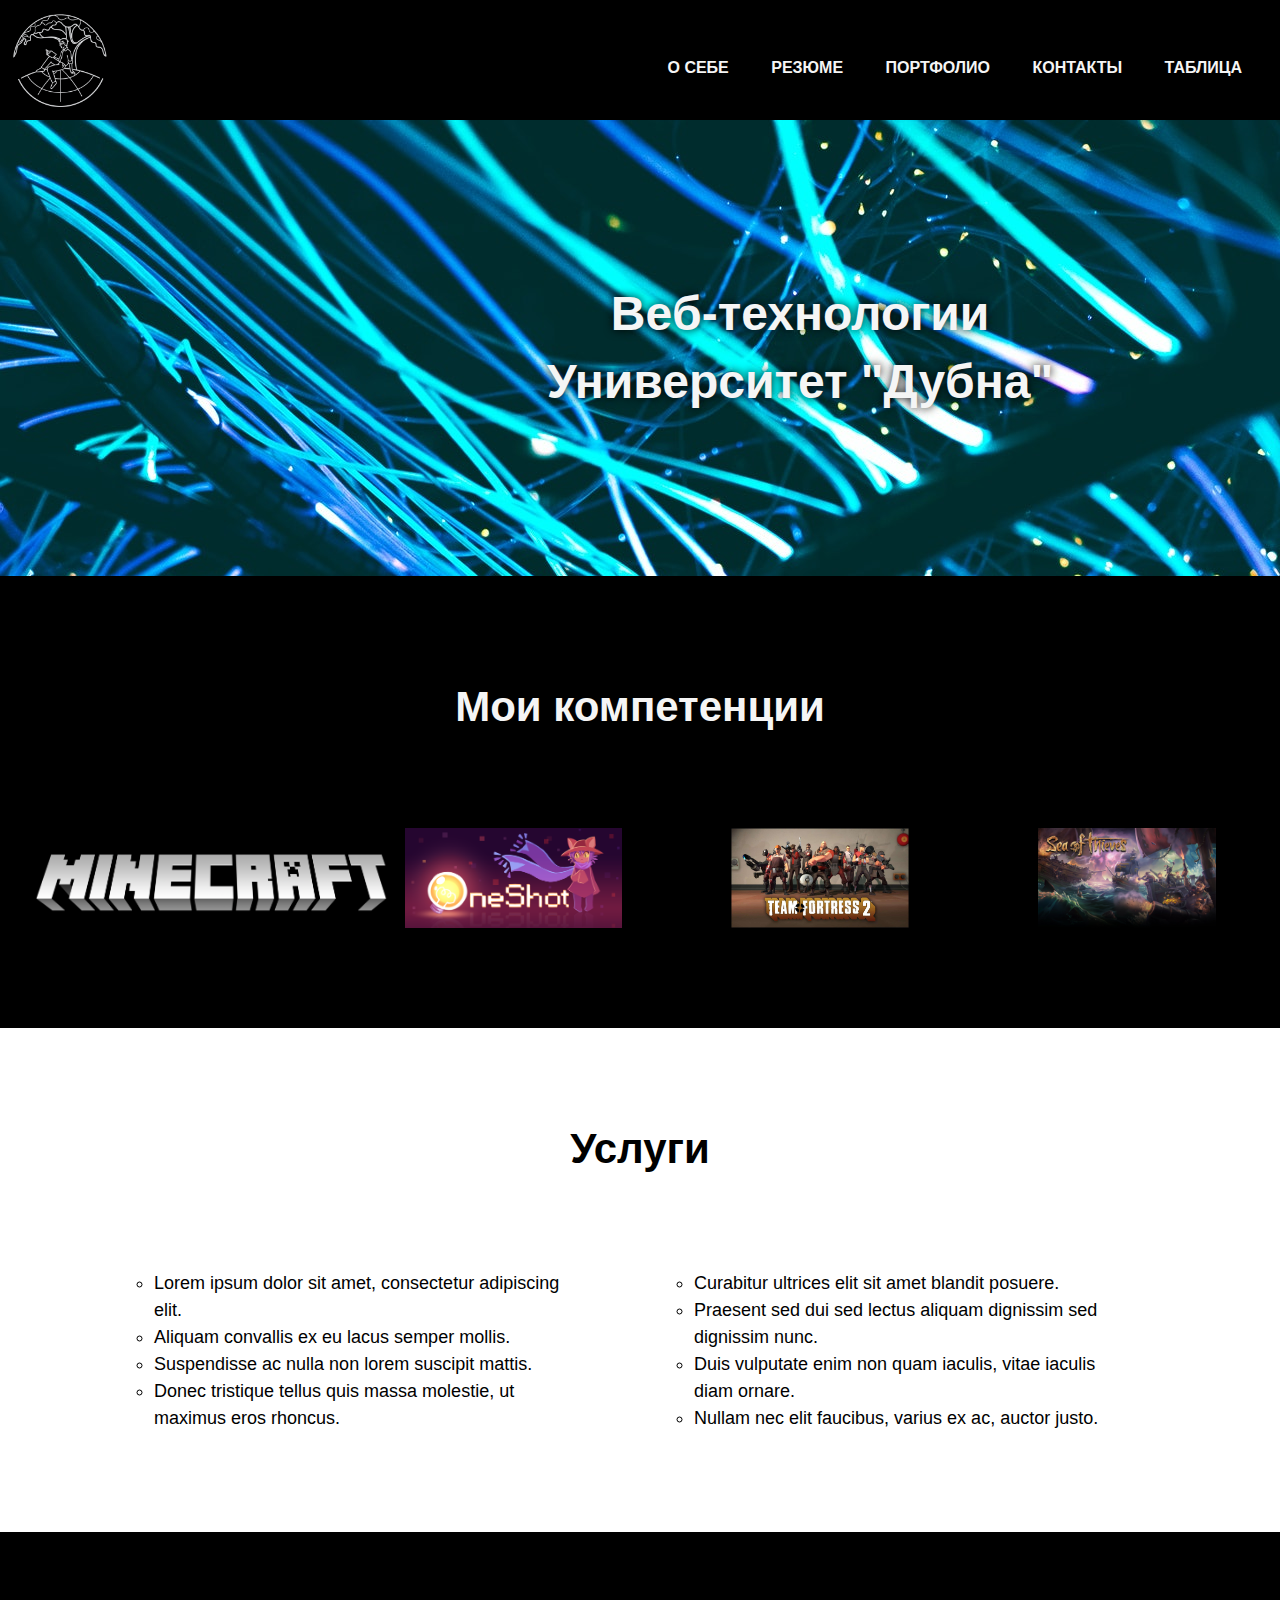
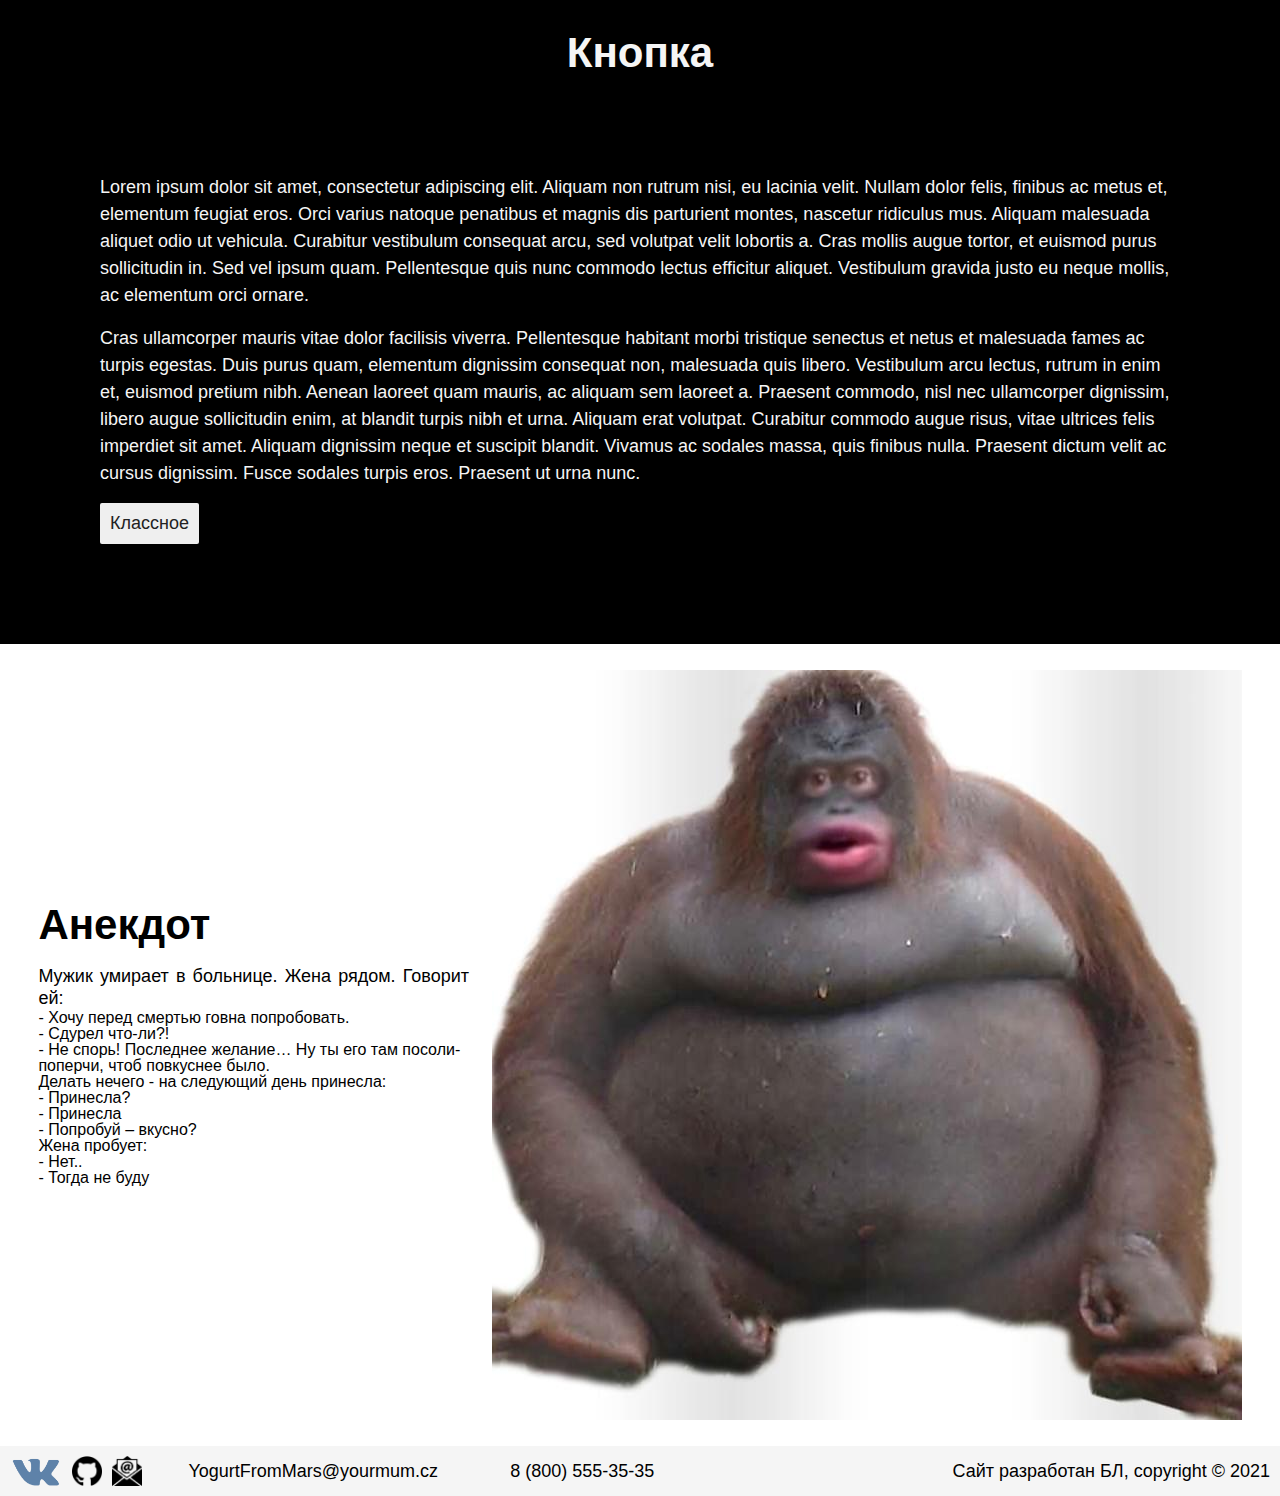
<file: 1st page/index.html>
<!DOCTYPE html>
<html lang="en">
<head>
    <meta charset="UTF-8">
    <meta name="viewport" content="width=device-width, initial-scale=1.0">
    <link rel="stylesheet" href="style/style.css"> 
    <title>Персональный сайт</title>
</head>
<body>
    <header class="header__background">
        <div class="header__inner">
            <div class="header__logo"><img src="img/headerlogowhite.png" width="100" alt="logotype"></div>
            
            <nav class="nav">
                <a class="nav__item" href="pages/about.html">О себе</a></li>
                <a class="nav__item" href="pages/summary.html">Резюме</a></li>
                <a class="nav__item" href="pages/portfolio.html">Портфолио</a></li>
                <a class="nav__item" href="pages/contacts.html">Контакты</a></li>
                <a class="nav__item" href="pages/table.html">Таблица</a></li>
            </nav>
        </div>
    </header>

    <div class="intro">
         <p class="intro-title">Вeб-технологии</p>
         <p class="intro-title">Университет "Дубна"</p>
    </div>

    


    <div class="competencies">
        <p class="title">Мои компетенции</p>
        <div class="competencies__list">
            <div class="competencies__item">
                <img class="competencies__img" src="img/компетенции/Minecraft.png" alt="Minecraft">
                
            </div>
            <div class="competencies__item">
                <img class="competencies__img" src="img/компетенции/OneShot.png" alt="OneShot">
                
            </div>
            <div class="competencies__item">
                <img class="competencies__img" src="img/компетенции/teamfort.jpg" alt="Team Fortress 2">
                
            </div>
            <div class="competencies__item">
                <img class="competencies__img" src="img/компетенции/Sot.jpg" alt="Sea Of Thieves">
                
            </div>
        </div>
    </div>

    <div class="services">
        <p class="title">Услуги</p>
        <div class="services__list">
            <ul class="services__column">
                <li>Lorem ipsum dolor sit amet, consectetur adipiscing elit.</li>
                <li>Aliquam convallis ex eu lacus semper mollis.</li>
                <li>Suspendisse ac nulla non lorem suscipit mattis.</li>
                <li>Donec tristique tellus quis massa molestie, ut maximus eros rhoncus.</li>
            </ul>
            <ul class="services__column">
                <li>Curabitur ultrices elit sit amet blandit posuere.</li>
                <li>Praesent sed dui sed lectus aliquam dignissim sed dignissim nunc.</li>
                <li>Duis vulputate enim non quam iaculis, vitae iaculis diam ornare.</li>
                <li>Nullam nec elit faucibus, varius ex ac, auctor justo.</li>
            </ul>
        </div>
    </div>

    <div class="additional">
        <p class="title">Кнопка</p>

        <p class="additional__text">Lorem ipsum dolor sit amet, consectetur adipiscing elit. 
            Aliquam non rutrum nisi, eu lacinia velit. Nullam dolor felis, finibus ac metus et, 
            elementum feugiat eros. Orci varius natoque penatibus et magnis dis parturient montes, nascetur ridiculus mus. 
            Aliquam malesuada aliquet odio ut vehicula. Curabitur vestibulum consequat arcu, sed volutpat velit lobortis a. 
            Cras mollis augue tortor, et euismod purus sollicitudin in. Sed vel ipsum quam. Pellentesque quis nunc commodo 
            lectus efficitur aliquet. Vestibulum gravida justo eu neque mollis, ac elementum orci ornare.
        </p>
        <p class="additional__text">Cras ullamcorper mauris vitae dolor facilisis viverra. Pellentesque habitant morbi tristique senectus et netus 
            et malesuada fames ac turpis egestas. Duis purus quam, elementum dignissim consequat non, malesuada quis libero. 
            Vestibulum arcu lectus, rutrum in enim et, euismod pretium nibh. Aenean laoreet quam mauris, ac aliquam sem laoreet a. 
            Praesent commodo, nisl nec ullamcorper dignissim, libero augue sollicitudin enim, at blandit turpis nibh et urna. 
            Aliquam erat volutpat. Curabitur commodo augue risus, vitae ultrices felis imperdiet sit amet. Aliquam dignissim neque 
            et suscipit blandit. Vivamus ac sodales massa, quis finibus nulla. Praesent dictum velit ac cursus dignissim. 
            Fusce sodales turpis eros. Praesent ut urna nunc.
        </p>

        <button class="btn">Классное</button>

    </div>

    <div class="jokes">
            <div>
                <p class="prosto-header">Анекдот</p>
                <p class="prosto-text">Мужик умирает в больнице. Жена рядом. Говорит ей:
                    <p>- Хочу перед смертью говна попробовать.</p>
                    <p>- Сдурел что-ли?!</p>
                    <p>- Не спорь! Последнее желание… Ну ты его там посоли-поперчи, чтоб повкуснее было.</p>
                    <p>Делать нечего - на следующий день принесла:</p>
                    <p>- Принесла?</p>
                    <p>- Принесла</p>
                    <p>- Попробуй – вкусно?</p>
                    <p>Жена пробует:</p>
                    <p>- Нет..</p>
                    <p>- Тогда не буду</p>
                </p>    
            </div>
            <div class="jokes__img"><img src="img/OHOOOOOH.jpg" alt="joke"></div>
    </div>
    
    <footer>
        <div class="footer_left">
            <a class="footer__img" href="https://vk.com/yogurtfrommars"><img src="img/vkontakte_PNG27.png" height="30"  alt="vk"></a>
            <a class="footer__img" href="https://github.com/YogurtFromMars/YogurtFromMars.github.io"><img src="img/github-logo.png" height="30"  alt="GitHub"></a>
            <a class="footer__img" href="lobiryukov@gmail.com"><img src="img/email-logo.png" height="30" alt="email"></a>
            <p style="margin: 0 2em;">YogurtFromMars@yourmum.cz</p>
            <p style="margin: 0 2em;">8 (800) 555-35-35</p>
        </div>
        <p>Сайт разработан БЛ, copyright © 2021</p>
    </footer>
</body>
</html>
</file>
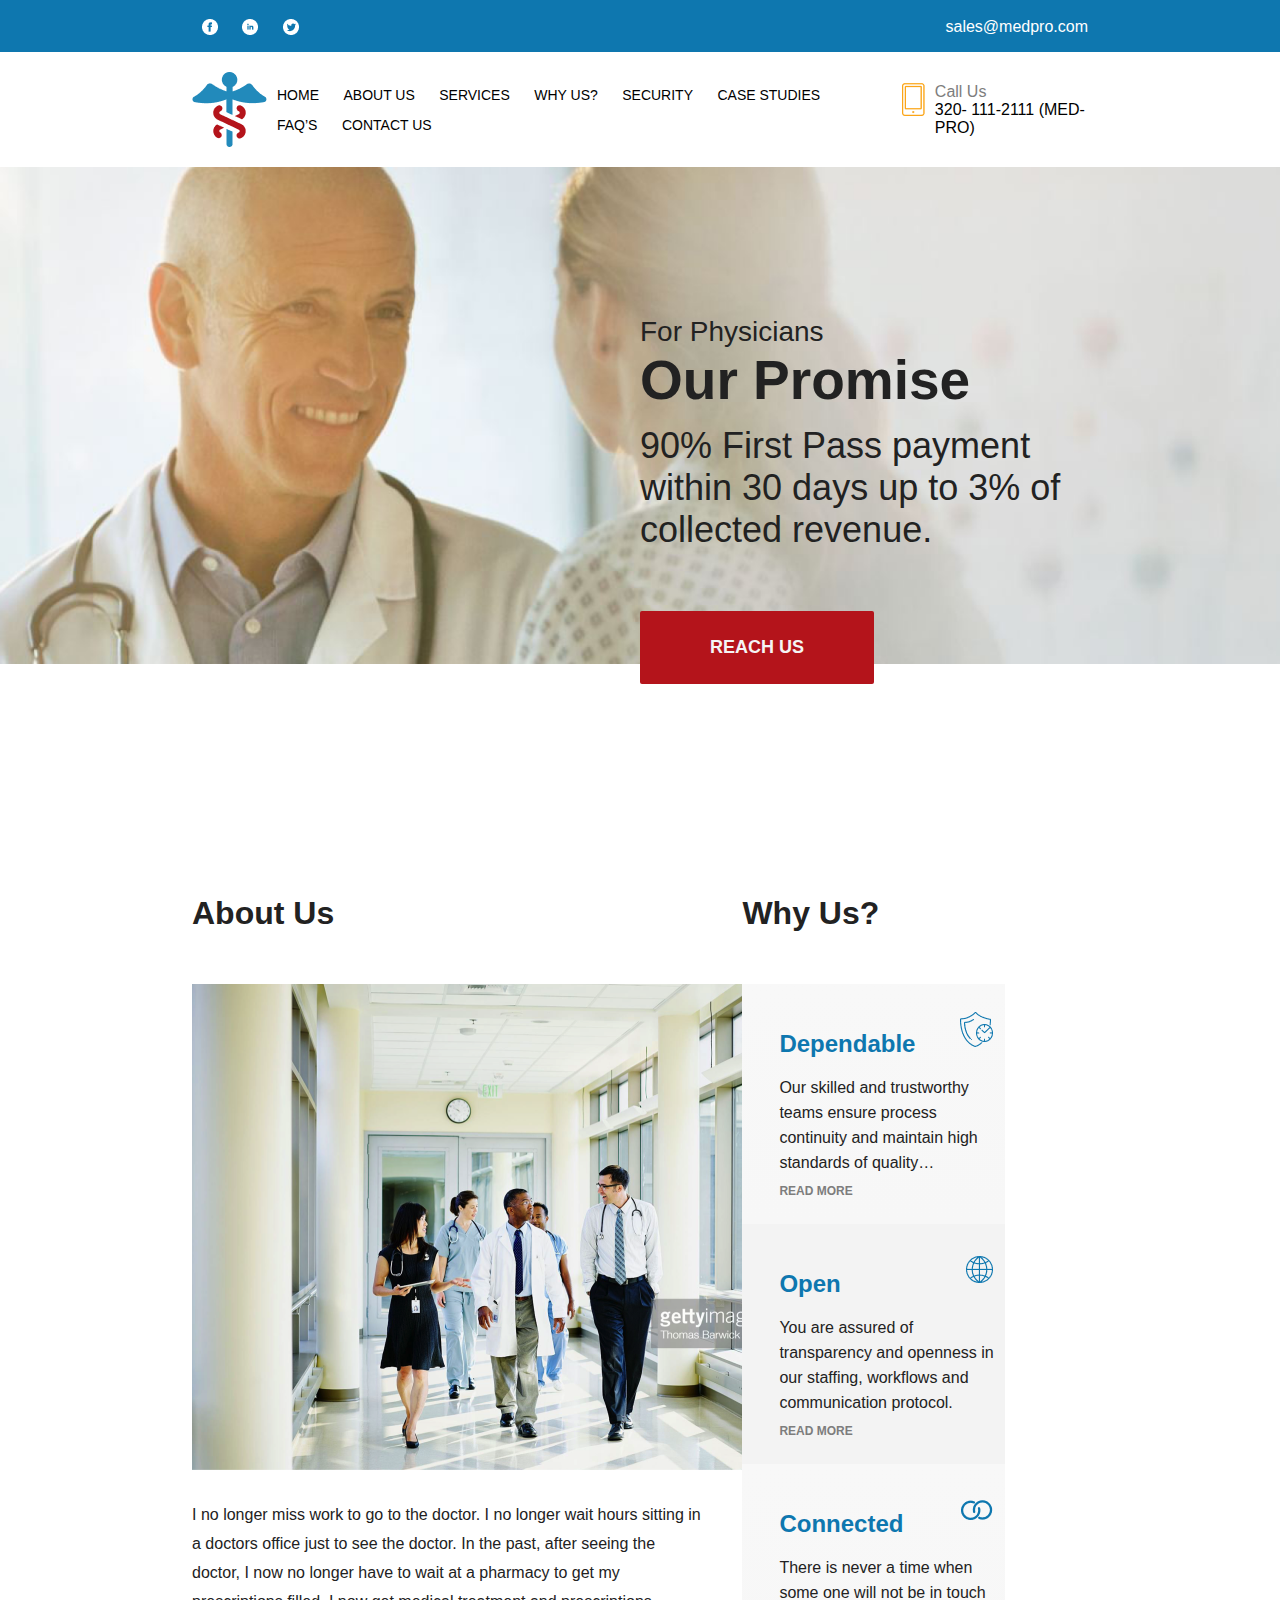
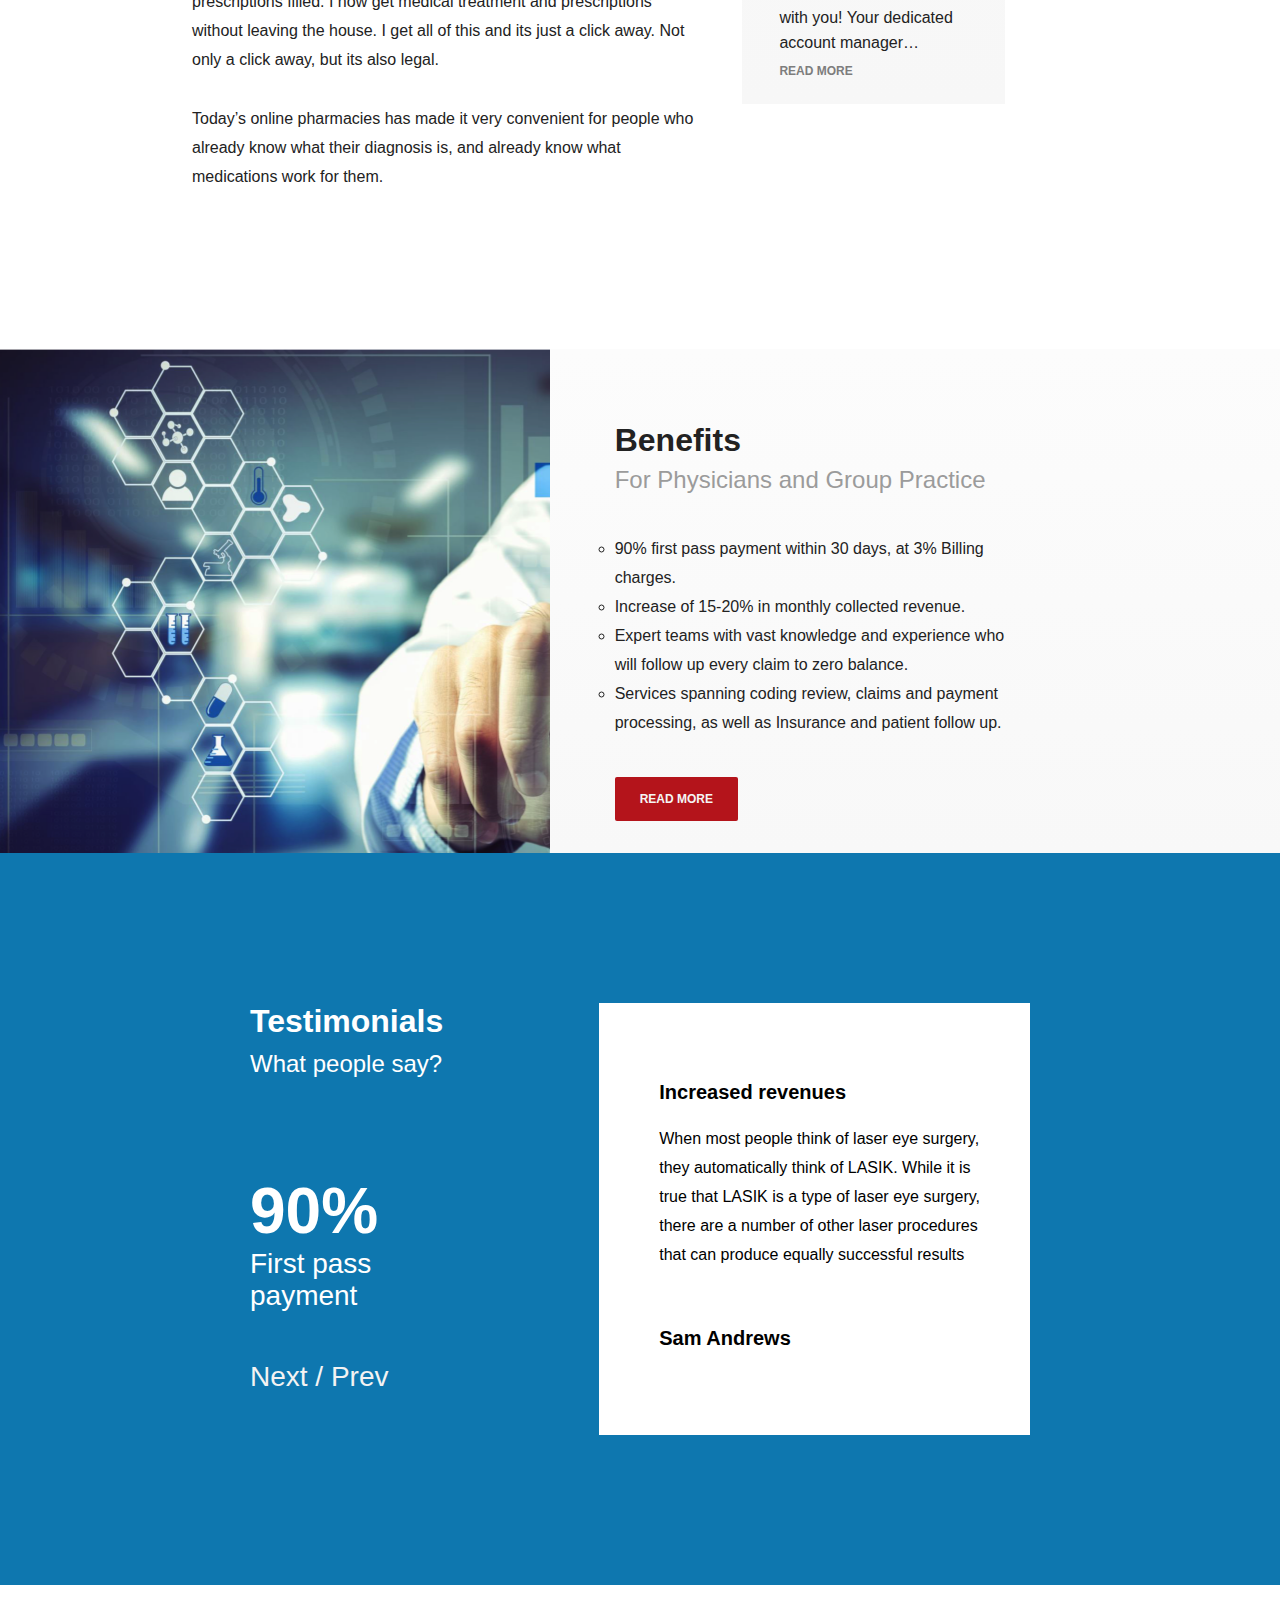
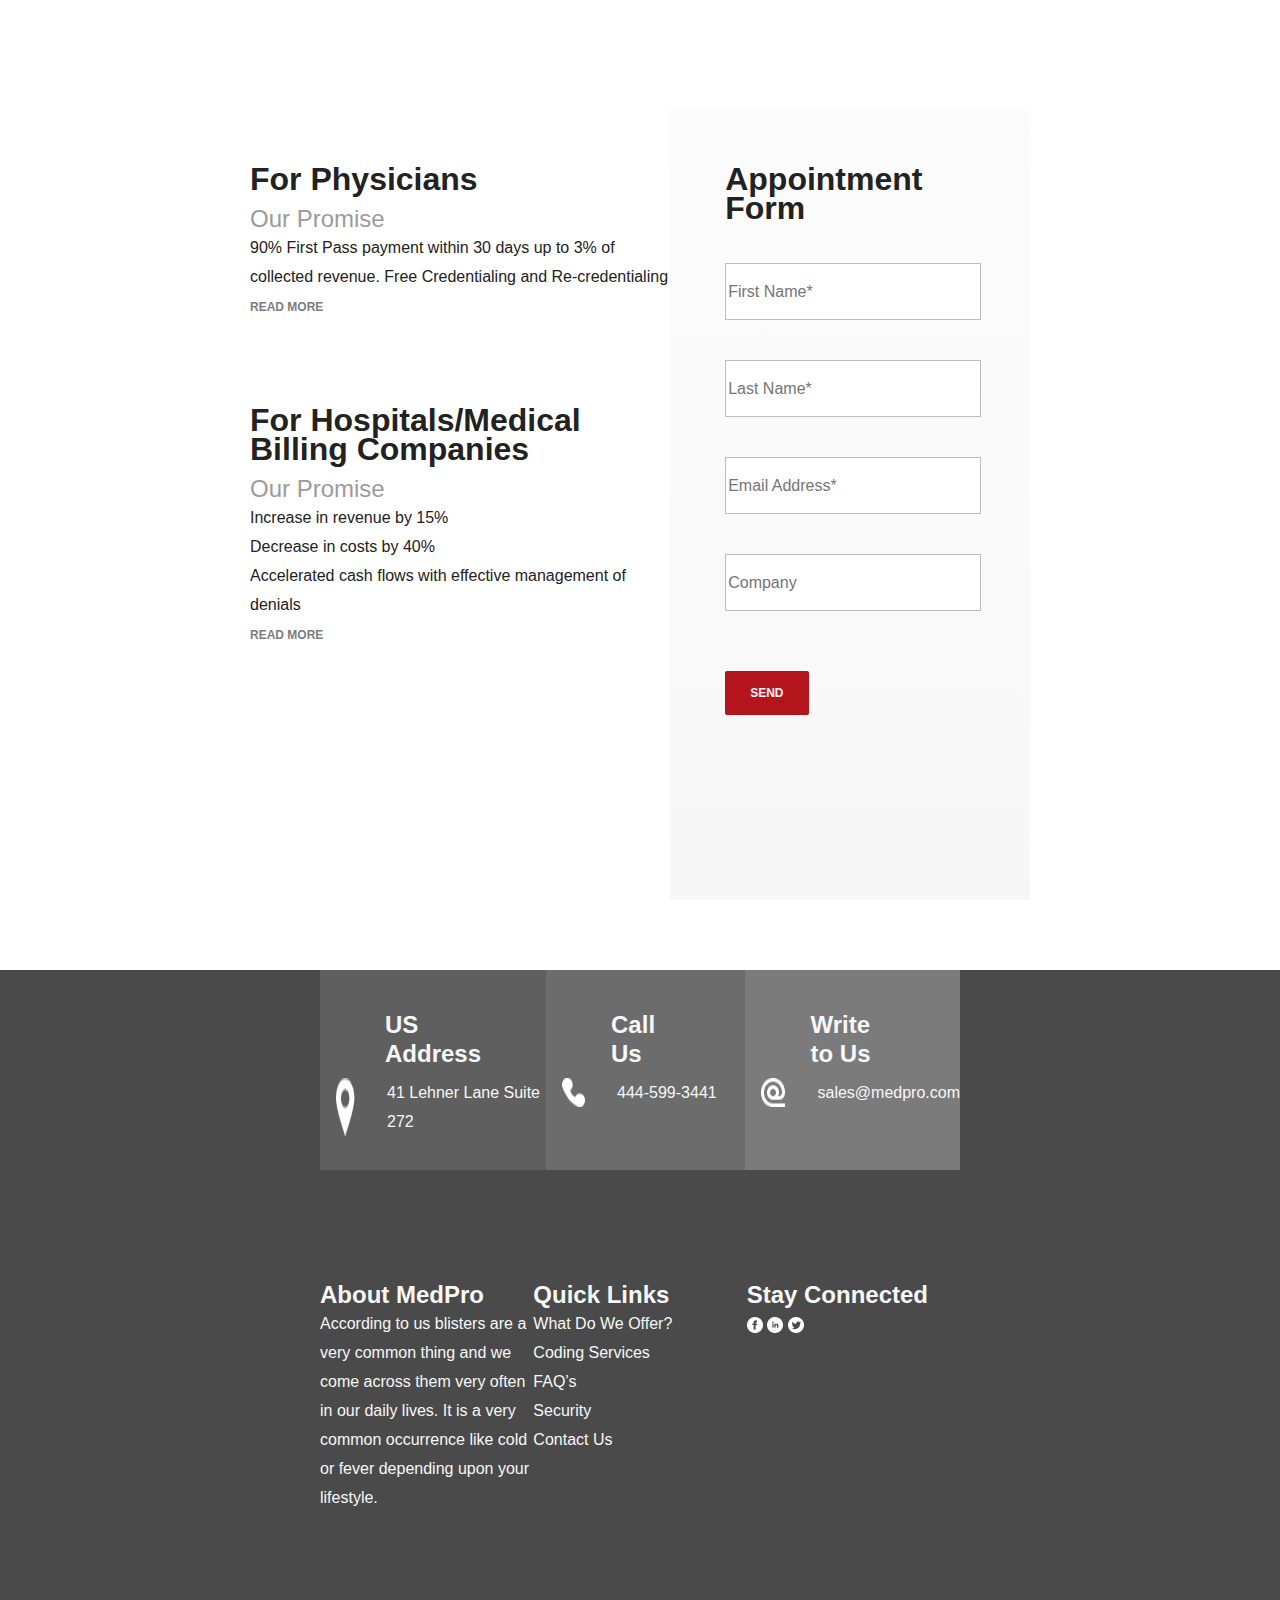
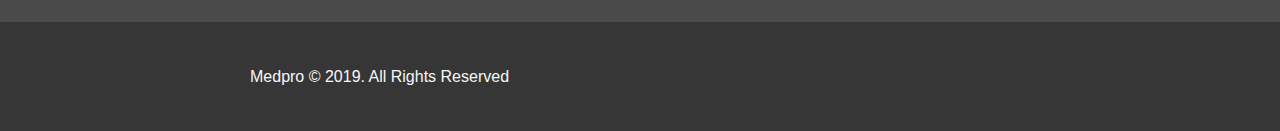
<file: figma/index.html>
<!DOCTYPE html>
<html lang="en">
<head>
    <meta charset="UTF-8">
    <meta http-equiv="X-UA-Compatible" content="IE=edge">
    <meta name="viewport" content="width=device-width, initial-scale=1.0">
    <link rel="stylesheet" href="style.css"> 
    <title>Document</title>
</head>
<body>
    <div class="following">
        <div >
            <a class="following__img" href=""><img src="img/facebook-4.png" height="16"></a>
            <a class="following__img" href=""><img src="img/linkedin-4.png" height="16"></a>
            <a class="following__img" href=""><img src="img/twitter-4.png" height="16"></a>
        </div>
        <p class="following__text">sales@medpro.com</p>
    </div>
    <div class="header">
        <img src="img/icoMain.png" height="75px">
        <nav class="nav">
            <a class="nav__item" href=" ">HOME</a></li>
            <a class="nav__item" href=" ">ABOUT US</a></li>
            <a class="nav__item" href=" ">SERVICES</a></li>
            <a class="nav__item" href=" ">WHY US?</a></li>
            <a class="nav__item" href=" ">SECURITY</a></li>
            <a class="nav__item" href=" ">CASE STUDIES</a></li>
            <a class="nav__item" href=" ">FAQ’S</a></li>
            <a class="nav__item" href=" ">CONTACT US</a></li>
        </nav>
        <div class="contacts">
            <img style="padding: 0 10px;" src="img/icoPhone.png" height="33px">
            <div class="contacts__item">
                <p class="contacts__text">Call Us</p>
                <p style="line-height: 18px;">320- 111-2111 (MED-PRO)</p>
            </div>
        </div>                      
    </div>
    <div class="intro">
        <p style="font-size: 28px; padding-bottom: 20px;">For Physicians</p>
        <p style="font-size: 55px; font-weight: bold; padding-bottom: 10px;">Our Promise</p>
        <p style="font-size: 36px; padding: 20px 30% 20px 0; line-height: 42px;">90% First Pass payment within 30 days 
            up to 3% of collected revenue.</p>
        <button class="btn">REACH US</button>
    </div>
    <div class="information">
        <div class="information__left">
            <p class="header__text" style="padding-bottom: 56px;">About Us</p>
            <img src="img/Bitmap (2).png">
            <p style="padding-top: 30px;">I no longer miss work to go to the doctor. I no longer wait hours sitting in a doctors office just to see the doctor. In the past, after seeing the doctor, I now no longer have to wait at a pharmacy to get my prescriptions filled. I now get medical treatment and prescriptions without leaving the house. I get all of this and its just a click away. Not only a click away, but its also legal.</p>
            <p style="padding-top: 30px;">Today’s online pharmacies has made it very convenient for people who already know what their diagnosis is, and already know what medications work for them. </p>
        </div>
        <div class="information__right">
            <p class="header__text"style="padding-bottom: 56px;">Why Us?</p>
            <div class="information__item" style="background: linear-gradient(180deg, #F8F8F8 0%, #F7F7F7 100%);">
                <div class="information__item__logo">
                    <p class="information__item__header">Dependable</p>
                    <img src="img/Group 3.png">
                </div>
                <p style="line-height: 25px;">Our skilled and trustworthy teams ensure process continuity and maintain high standards of quality…</p>
                <a class="readMore" href=" ">READ MORE</a></li>
            </div>
            <div class="information__item" style="background: linear-gradient(180deg, #F3F3F3 2.58%, #F3F3F3 100%);">
                <div class="information__item__logo">
                    <p class="information__item__header">Open</p>
                    <img src="img/Group 4.png">
                </div>
                <p style="line-height: 25px;">You are assured of transparency and openness in our staffing, workflows and communication protocol.</p>
                <a class="readMore" href=" ">READ MORE</a></li>
            </div >
            <div class="information__item" style="background: linear-gradient(180deg, #F8F8F8 0%, #F7F7F7 100%);">
                <div class="information__item__logo">
                    <p class="information__item__header">Connected</p>
                    <img src="img/Group 5.png">
                </div>
                <p style="line-height: 25px;">There is never a time when some one will not be in touch with you!  Your dedicated account manager…</p>
                <a class="readMore" href=" ">READ MORE</a></li>
            </div>
        </div>
    </div>
    <div class="benefits">
        <div class="benefits__left"></div>
        <div class="benefits__right">
            <p class="header__text">Benefits</p>
            <p class="header__subtext">For Physicians and Group Practice</p>
            <ul class="benefits__list">
                <li>90% first pass payment within 30 days, at 3% Billing charges.</li>
                <li>Increase of 15-20% in monthly collected revenue.</li>
                <li>Expert teams with vast knowledge and experience who will follow up every claim to zero balance.</li>
                <li>Services spanning coding review, claims and payment processing, as well as Insurance and patient follow up.</li>
                <button class="btnRead">READ MORE</button>

            </ul>
        </div>
    </div>
    <div class="testimonials">
        <div class="testimonials__text">
            <p style="font-size: 32px; font-weight: 700; line-height: 37px;">Testimonials</p>
            <p style="font-size: 24px; line-height: 27.5px; padding-top: 10px;">What people say?</p>
            <p style="font-size: 64px; font-weight: 700; line-height: 74px; padding-top: 50%;">90%</p>
            <p style="font-size: 28px; line-height: 32px; padding-bottom: 50px;">First pass payment</p>
            <a style="text-decoration: none; color: #F3F3F3; font-size: 28px;" href=""><p>Next / Prev</p></a>
        </div>
        <div class="testimonials__box">
            <p style="font-size: 20px; font-weight: 700;">Increased revenues</p>
            <p style="margin-top: 17px; margin-bottom: 55px;">When most people think of laser eye surgery, they automatically think of LASIK. While it is true that LASIK 
                is a type of laser eye surgery, there are a number of other laser procedures that can produce equally successful results </p>
            <p style="font-size: 20px; font-weight: 700;">Sam Andrews</p>
        </div>
    </div>
    <div class="for">
        <div class="for__text">
            <div class="for__text__item" style="margin-top: 180px;"> 
                <p class="header__text">For Physicians</p>
                <p class="header__subtext">Our Promise</p>
                <p>90% First Pass payment within 30 days 
                    up to 3% of collected revenue. 
                    Free Credentialing and Re-credentialing</p>
                <a class="readMore" href=" ">READ MORE</a></li>
            </div>
            <div class="for__text__item" style="padding-top: 20%;">
                <p class="header__text">For Hospitals/Medical Billing Companies </p>
                <p class="header__subtext">Our Promise</p>
                <p>Increase in revenue by 15% </p>
                <p> Decrease in costs by 40% </p>
                <p> Accelerated cash flows with effective management of denials</p>
                <a class="readMore" href=" ">READ MORE</a></li>
            </div>
        </div>
        <div class="for__form">
            <p class="header__text" style="padding-bottom: 20px;">Appointment Form</p>
            <p><input class="for__input" name="First Name" placeholder="First Name*"></p>
            <p><input class="for__input" name="Last Name" placeholder="Last Name*"></p>
            <p><input class="for__input" name="Email" placeholder="Email Address*"></p>
            <p><input class="for__input" name="Company" placeholder="Company"></p>
            <button class="btnRead">SEND</button>
        </div>
    </div>
    <div class="footer">
        <div class="footer__box">
            <div class="footer__box__item" style="background: rgba(95, 95, 95, 1);">
                <p class="footer__header" style="margin: 0 65px;">US Address</p>
                <div class="footer__box__item__img">
                    <img src="img/Group 6.png">
                    <p style="padding-left: 32px;">41 Lehner Lane Suite 272</p>
                </div>
            </div>
            <div class="footer__box__item" style="background: rgba(108, 108, 108, 1);">
                <p class="footer__header" style="margin: 0 65px;">Call Us</p>
                <div class="footer__box__item__img">
                    <img src="img/Group 7.png">
                    <p style="padding-left: 32px;">444-599-3441</p>
                </div>
            </div>
            <div class="footer__box__item" style="background: rgba(123, 123, 123, 1);">
                <p class="footer__header" style="margin: 0 65px;">Write to Us</p>
                <div class="footer__box__item__img">
                    <img src="img/Group 8.png">
                    <p style="padding-left: 32px;">sales@medpro.com</p>
                </div>
            </div>
        </div>
        <div class="footer__text">
            <div class="footer__text__item">
                <p class="footer__header">About MedPro</p>
                <p>According to us blisters are a very common 
                        thing and we come across them very often in 
                        our daily lives. It is a very common occurrence 
                        like cold or fever depending upon your lifestyle. </p>
            </div>
            <div class="footer__text__item">
                <p class="footer__header">Quick Links</p>
                <a href="" class="footer__text__nav"><p>What Do We Offer?</p></a>
                <a href="" class="footer__text__nav"><p>Coding Services</p></a>
                <a href="" class="footer__text__nav"><p>FAQ’s</p></a>
                <a href="" class="footer__text__nav"><p>Security</p></a>
                <a href="" class="footer__text__nav"><p>Contact Us</p></a>
            </div>
            <div class="footer__text__item">
                <p class="footer__header">Stay Connected</p>
                <div>
                    <a href=""><img src="img/facebook-4.png"></a>
                    <a href=""><img src="img/linkedin-4.png"></a>
                    <a href=""><img src="img/twitter-4.png"></a>
                </div>
            </div>
        </div>
    </div>
    <div class="rights">
        <p>Medpro © 2019. All Rights Reserved</p>
    </div>

</body>
</html>
</file>
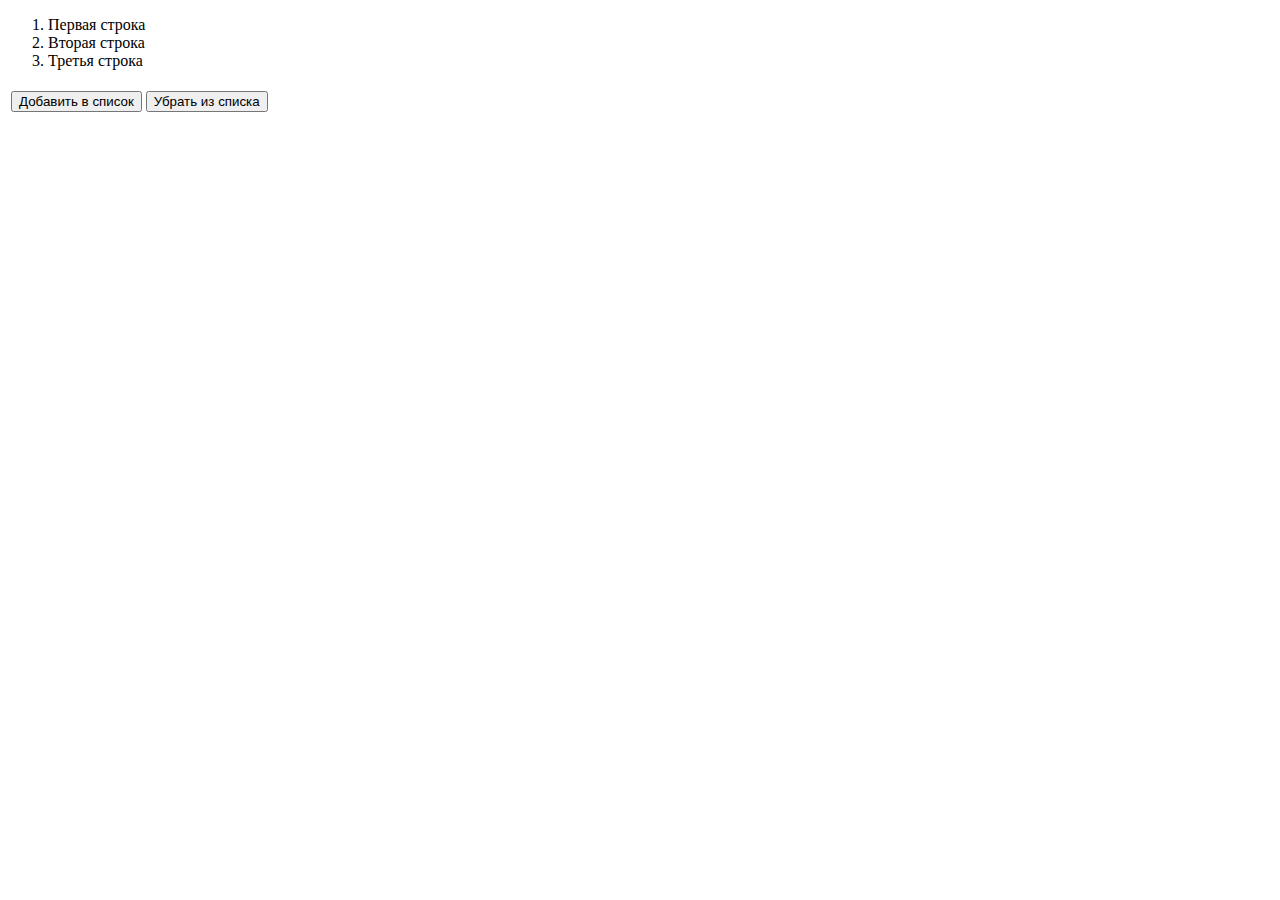
<file: JS/table.html>
<!DOCTYPE html>
<html lang="en">
<head>
    <meta charset="UTF-8">
    <meta http-equiv="X-UA-Compatible" content="IE=edge">
    <meta name="viewport" content="width=device-width, initial-scale=1.0">
    <title>Document</title>
    <script type="text/javascript" src="script.js"></script>
</head>
<body>
    <table>
        <tr><ol id="spisokst">
            <li>Первая строка</li>
            <li>Вторая строка</li>
            <li>Третья строка</li>
        </ol></tr>
        <tr><td><input type="button" onClick="javascript:addLi();" name="add" value="Добавить в список"></td>
            <td><input type="button" onClick="javascript:deleteLi();" name="remove" value="Убрать из списка"></td>
        </tr>
    </table>
</body>
</html>
</file>
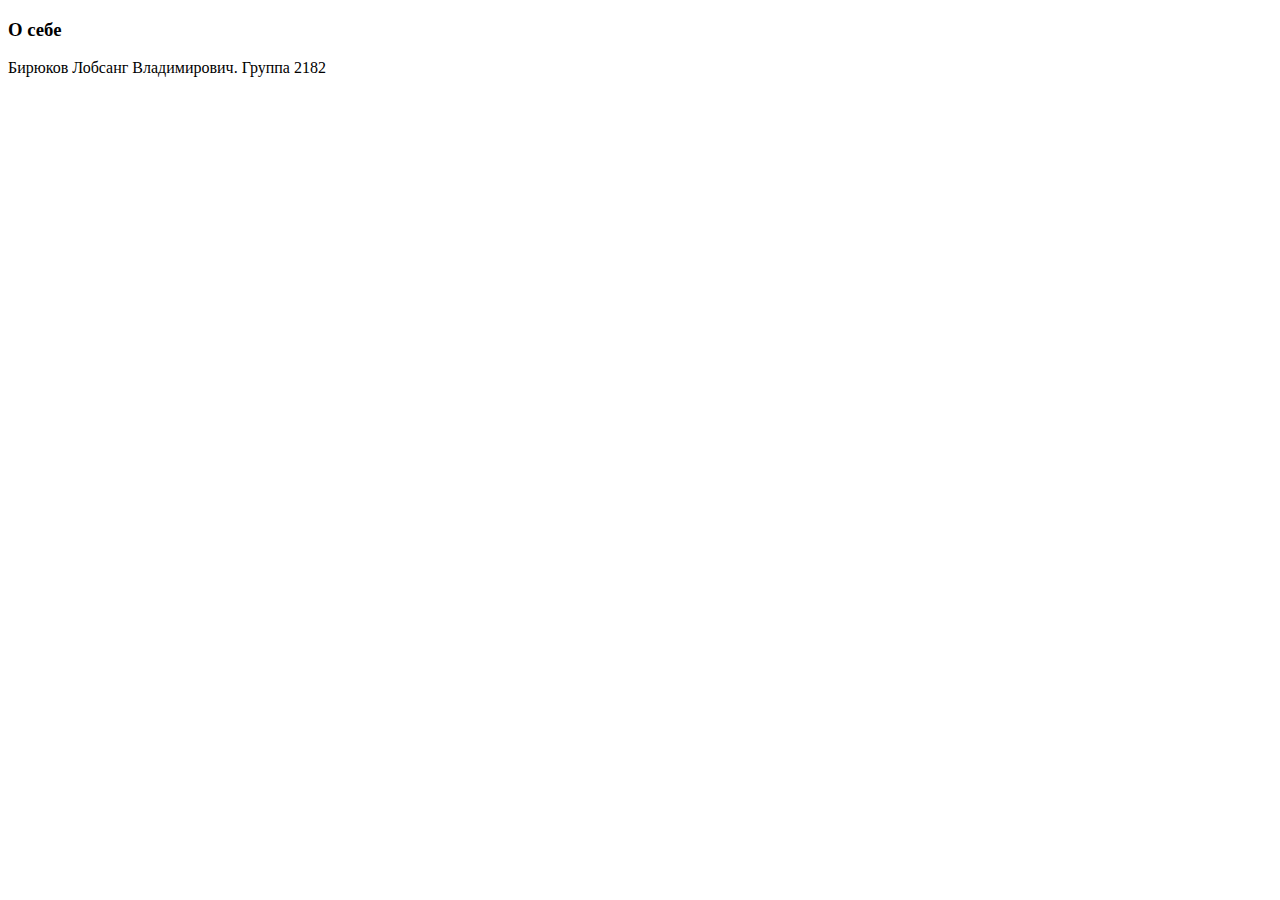
<file: 1st page/pages/about.html>
<!DOCTYPE html>
<html lang="en">
<head>
    <meta charset="UTF-8">
    <meta name="viewport" content="width=device-width, initial-scale=1.0">
    <title>Document</title>
</head>
<body>
    <h3>О себе</h3>
    <p>Бирюков Лобсанг Владимирович. Группа 2182</p>
</body>
</html>
</file>
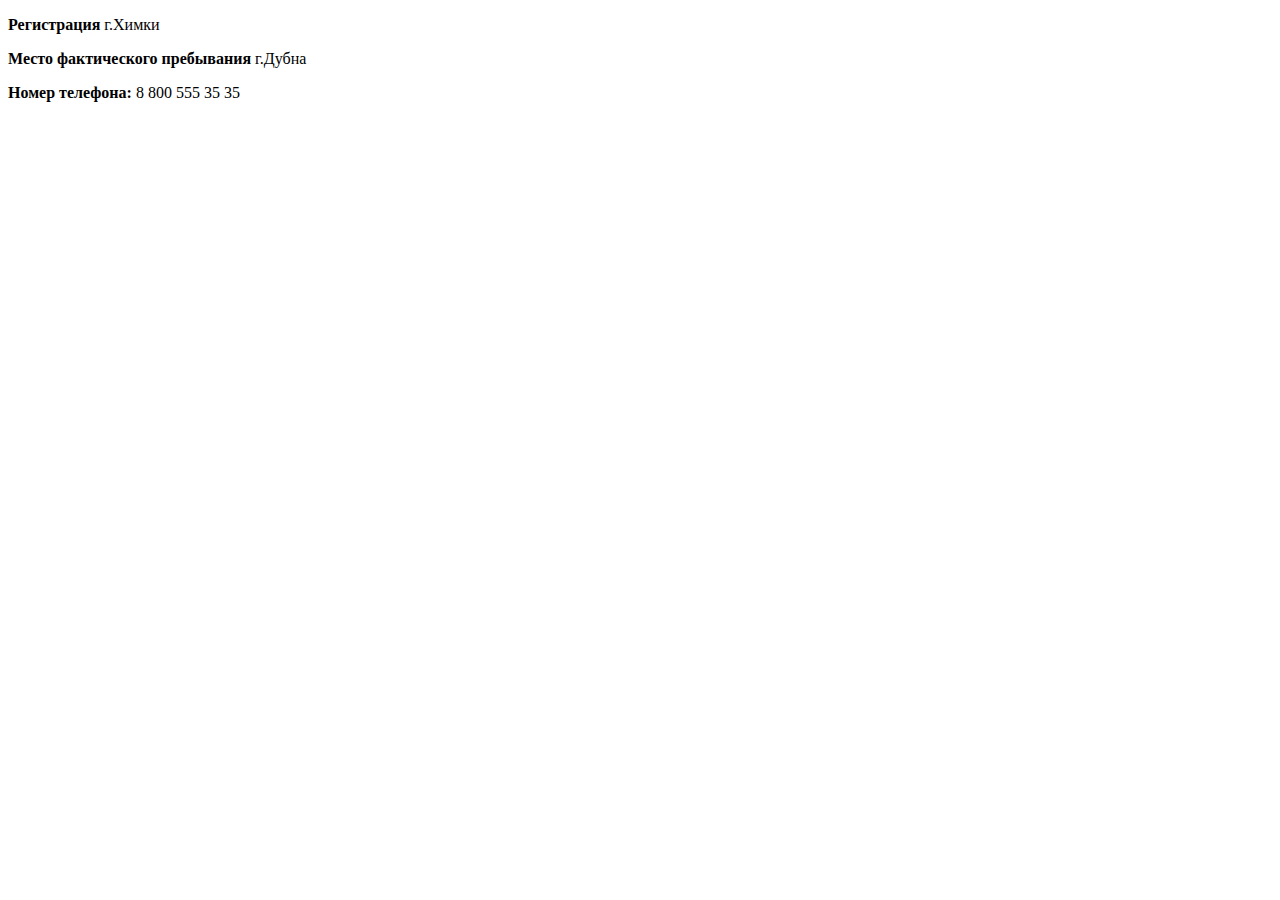
<file: 1st page/pages/contacts.html>
<!DOCTYPE html>
<html lang="en">
<head>
    <meta charset="UTF-8">
    <meta name="viewport" content="width=device-width, initial-scale=1.0">
    <title>Document</title>
</head>
<body>
    <p><b>Регистрация</b> г.Химки</p>
    <p><b>Место фактического пребывания</b> г.Дубна</p>
    <p>   
    <p><b>Номер телефона:</b> 8 800 555 35 35</p>
</body>
</html>
</file>
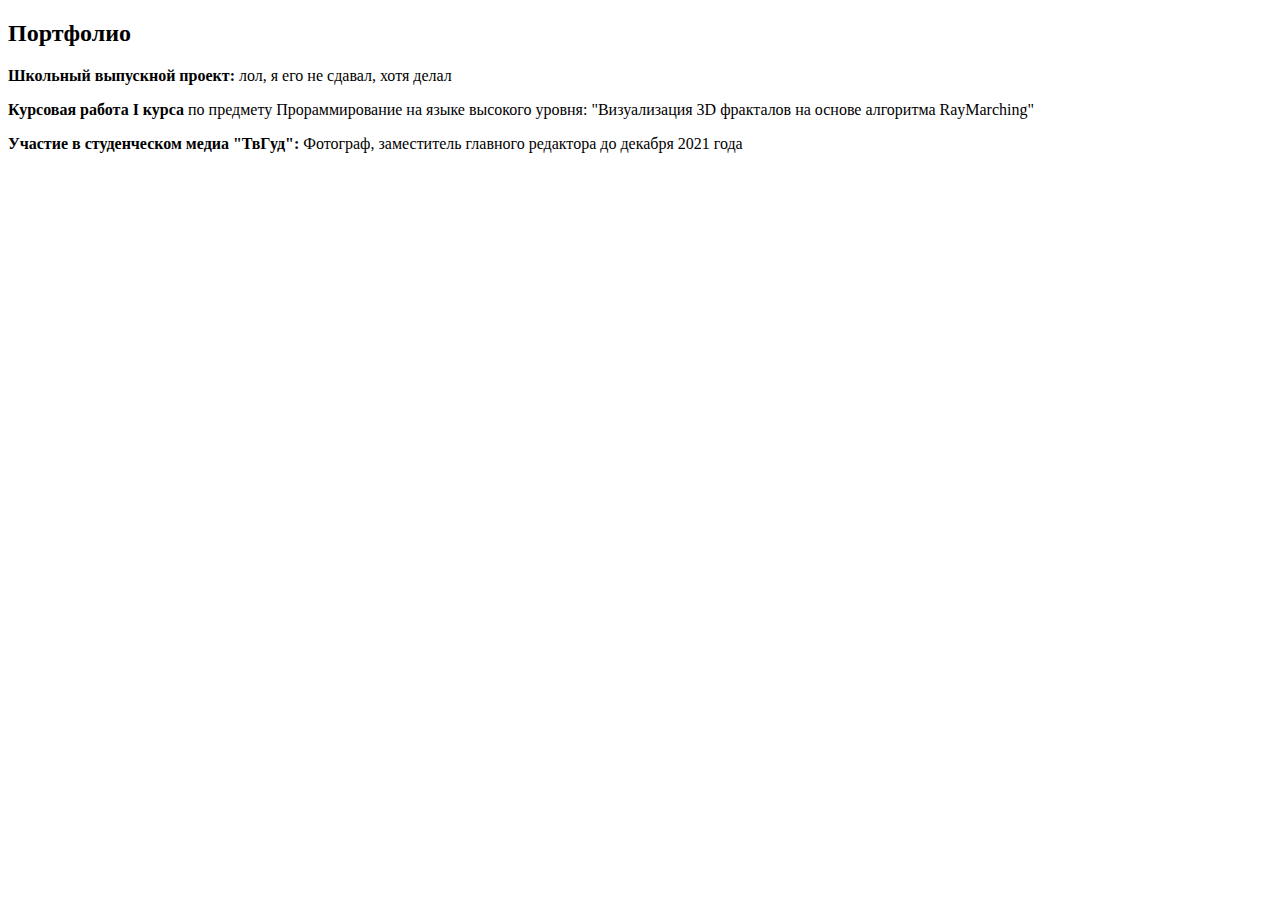
<file: 1st page/pages/portfolio.html>
<!DOCTYPE html>
<html lang="en">
<head>
    <meta charset="UTF-8">
    <meta name="viewport" content="width=device-width, initial-scale=1.0">
    <title>Document</title>
</head>
<body>
    <h2>Портфолио</h2>
    <p><b>Школьный выпускной проект:</b> лол, я его не сдавал, хотя делал</p>
    <p><b>Курсовая работа I курса</b> по предмету Прораммирование на языке высокого уровня: "Визуализация 3D фракталов на основе алгоритма RayMarching"</p>
    <p><b>Участие в студенческом медиа "ТвГуд":</b> Фотограф, заместитель главного редактора до декабря 2021 года</p>
</body>
</html>
</file>
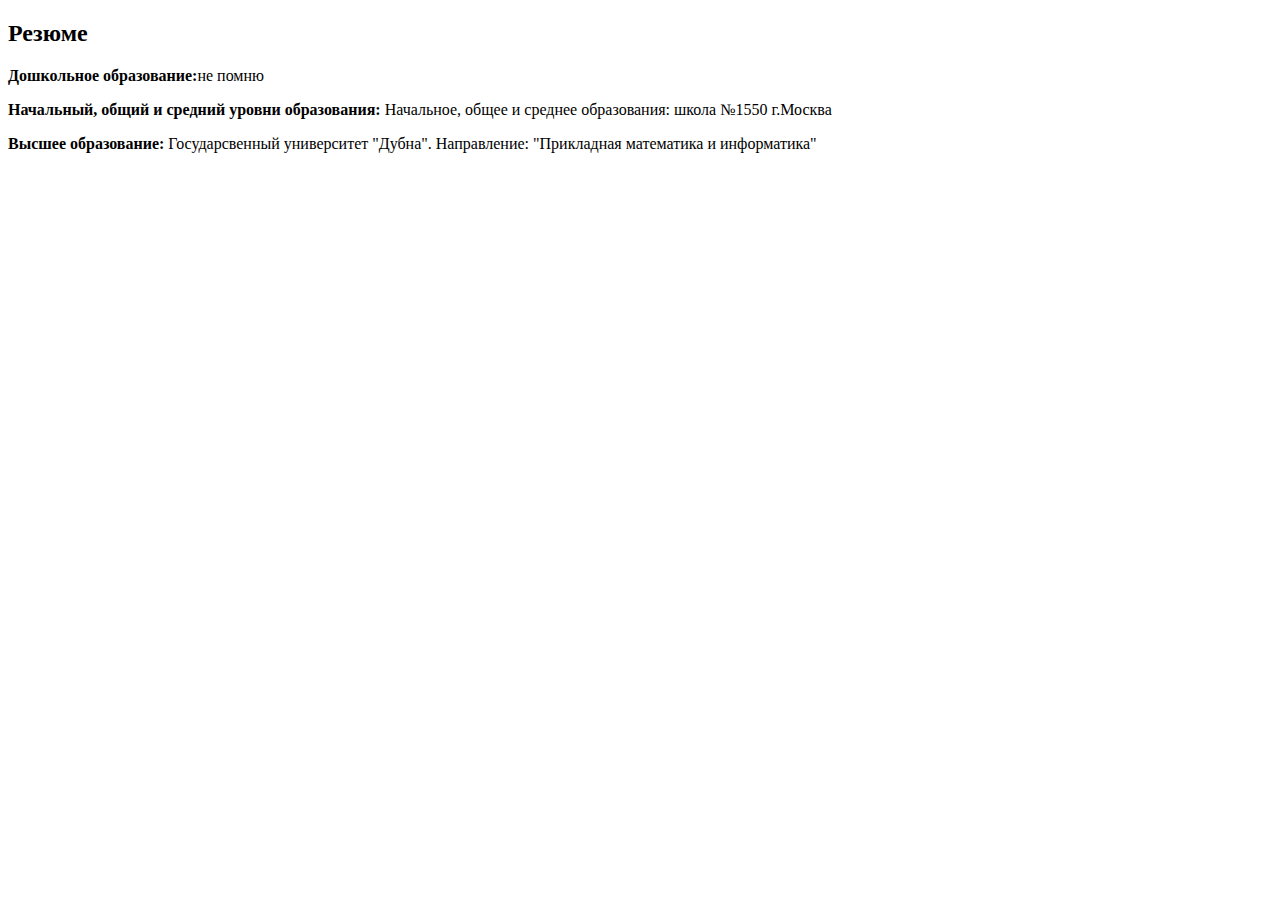
<file: 1st page/pages/summary.html>
<!DOCTYPE html>
<html lang="en">
<head>
    <meta charset="UTF-8">
    <meta name="viewport" content="width=device-width, initial-scale=1.0">
    <title>Document</title>
</head>
<body>
    <h2>Резюме</h2>
    <p><b>Дошкольное образование:</b>не помню</p>
    <p><b>Начальный, общий и средний уровни образования:</b> Начальное, общее и среднее образования: школа №1550 г.Москва</p>
    <p><b>Высшее образование:</b> Государсвенный университет "Дубна". 
        Направление: "Прикладная математика и информатика"</p>
</body>
</html>
</file>
<file: 1st page/style/style.css>
/* http://meyerweb.com/eric/tools/css/reset/
   v2.0-modified | 20110126
   License: none (public domain)
*/

html, body, div, span, applet, object, iframe,
h1, h2, h3, h4, h5, h6, p, blockquote, pre,
a, abbr, acronym, address, big, cite, code,
del, dfn, em, img, ins, kbd, q, s, samp,
small, strike, strong, sub, sup, tt, var,
b, u, i, center,
dl, dt, dd, ol, ul, li,
fieldset, form, label, legend,
table, caption, tbody, tfoot, thead, tr, th, td,
article, aside, canvas, details, embed,
figure, figcaption, footer, header, hgroup,
menu, nav, output, ruby, section, summary,
time, mark, audio, video {
  margin: 0;
	padding: 0;
	border: 0;
	font-size: 100%;
	font: inherit;
	vertical-align: baseline;
}

/* make sure to set some focus styles for accessibility */
:focus {
    outline: 0;
}

/* HTML5 display-role reset for older browsers */
article, aside, details, figcaption, figure,
footer, header, hgroup, menu, nav, section {
	display: block;
}

body {
	line-height: 1;
}

ol, ul {
	list-style: none;
}

blockquote, q {
	quotes: none;
}

blockquote:before, blockquote:after,
q:before, q:after {
	content: '';
	content: none;
}

table {
	border-collapse: collapse;
	border-spacing: 0;
}

input[type=search]::-webkit-search-cancel-button,
input[type=search]::-webkit-search-decoration,
input[type=search]::-webkit-search-results-button,
input[type=search]::-webkit-search-results-decoration {
    -webkit-appearance: none;
    -moz-appearance: none;
}

input[type=search] {
    -webkit-appearance: none;
    -moz-appearance: none;
    -webkit-box-sizing: content-box;
    -moz-box-sizing: content-box;
    box-sizing: content-box;
}

textarea {
    overflow: auto;
    vertical-align: top;
    resize: vertical;
}

/**
 * Correct `inline-block` display not defined in IE 6/7/8/9 and Firefox 3.
 */

audio,
canvas,
video {
    display: inline-block;
    *display: inline;
    *zoom: 1;
    max-width: 100%;
}

/**
 * Prevent modern browsers from displaying `audio` without controls.
 * Remove excess height in iOS 5 devices.
 */

audio:not([controls]) {
    display: none;
    height: 0;
}

/**
 * Address styling not present in IE 7/8/9, Firefox 3, and Safari 4.
 * Known issue: no IE 6 support.
 */

[hidden] {
    display: none;
}

/**
 * 1. Correct text resizing oddly in IE 6/7 when body `font-size` is set using
 *    `em` units.
 * 2. Prevent iOS text size adjust after orientation change, without disabling
 *    user zoom.
 */

html {
    font-size: 100%; /* 1 */
    -webkit-text-size-adjust: 100%; /* 2 */
    -ms-text-size-adjust: 100%; /* 2 */
}

/**
 * Address `outline` inconsistency between Chrome and other browsers.
 */

a:focus {
    outline: thin dotted;
}

/**
 * Improve readability when focused and also mouse hovered in all browsers.
 */

a:active,
a:hover {
    outline: 0;
}

/**
 * 1. Remove border when inside `a` element in IE 6/7/8/9 and Firefox 3.
 * 2. Improve image quality when scaled in IE 7.
 */

img {
    border: 0; /* 1 */
    -ms-interpolation-mode: bicubic; /* 2 */
}

/**
 * Address margin not present in IE 6/7/8/9, Safari 5, and Opera 11.
 */

figure {
    margin: 0;
}

/**
 * Correct margin displayed oddly in IE 6/7.
 */

form {
    margin: 0;
}

/**
 * Define consistent border, margin, and padding.
 */

fieldset {
    border: 1px solid #c0c0c0;
    margin: 0 2px;
    padding: 0.35em 0.625em 0.75em;
}

/**
 * 1. Correct color not being inherited in IE 6/7/8/9.
 * 2. Correct text not wrapping in Firefox 3.
 * 3. Correct alignment displayed oddly in IE 6/7.
 */

legend {
    border: 0; /* 1 */
    padding: 0;
    white-space: normal; /* 2 */
    *margin-left: -7px; /* 3 */
}

/**
 * 1. Correct font size not being inherited in all browsers.
 * 2. Address margins set differently in IE 6/7, Firefox 3+, Safari 5,
 *    and Chrome.
 * 3. Improve appearance and consistency in all browsers.
 */

button,
input,
select,
textarea {
    font-size: 100%; /* 1 */
    margin: 0; /* 2 */
    vertical-align: baseline; /* 3 */
    *vertical-align: middle; /* 3 */
}

/**
 * Address Firefox 3+ setting `line-height` on `input` using `!important` in
 * the UA stylesheet.
 */

button,
input {
    line-height: normal;
}

/**
 * Address inconsistent `text-transform` inheritance for `button` and `select`.
 * All other form control elements do not inherit `text-transform` values.
 * Correct `button` style inheritance in Chrome, Safari 5+, and IE 6+.
 * Correct `select` style inheritance in Firefox 4+ and Opera.
 */

button,
select {
    text-transform: none;
}

/**
 * 1. Avoid the WebKit bug in Android 4.0.* where (2) destroys native `audio`
 *    and `video` controls.
 * 2. Correct inability to style clickable `input` types in iOS.
 * 3. Improve usability and consistency of cursor style between image-type
 *    `input` and others.
 * 4. Remove inner spacing in IE 7 without affecting normal text inputs.
 *    Known issue: inner spacing remains in IE 6.
 */

button,
html input[type="button"], /* 1 */
input[type="reset"],
input[type="submit"] {
    -webkit-appearance: button; /* 2 */
    cursor: pointer; /* 3 */
    *overflow: visible;  /* 4 */
}

/**
 * Re-set default cursor for disabled elements.
 */

button[disabled],
html input[disabled] {
    cursor: default;
}

/**
 * 1. Address box sizing set to content-box in IE 8/9.
 * 2. Remove excess padding in IE 8/9.
 * 3. Remove excess padding in IE 7.
 *    Known issue: excess padding remains in IE 6.
 */

input[type="checkbox"],
input[type="radio"] {
    box-sizing: border-box; /* 1 */
    padding: 0; /* 2 */
    *height: 13px; /* 3 */
    *width: 13px; /* 3 */
}

/**
 * 1. Address `appearance` set to `searchfield` in Safari 5 and Chrome.
 * 2. Address `box-sizing` set to `border-box` in Safari 5 and Chrome
 *    (include `-moz` to future-proof).
 */

input[type="search"] {
    -webkit-appearance: textfield; /* 1 */
    -moz-box-sizing: content-box;
    -webkit-box-sizing: content-box; /* 2 */
    box-sizing: content-box;
}

/**
 * Remove inner padding and search cancel button in Safari 5 and Chrome
 * on OS X.
 */

input[type="search"]::-webkit-search-cancel-button,
input[type="search"]::-webkit-search-decoration {
    -webkit-appearance: none;
}

/**
 * Remove inner padding and border in Firefox 3+.
 */

button::-moz-focus-inner,
input::-moz-focus-inner {
    border: 0;
    padding: 0;
}

/**
 * 1. Remove default vertical scrollbar in IE 6/7/8/9.
 * 2. Improve readability and alignment in all browsers.
 */

textarea {
    overflow: auto; /* 1 */
    vertical-align: top; /* 2 */
}

/**
 * Remove most spacing between table cells.
 */

table {
    border-collapse: collapse;
    border-spacing: 0;
}

html,
button,
input,
select,
textarea {
    color: #222;
}


::-moz-selection {
    background: #b3d4fc;
    text-shadow: none;
}

::selection {
    background: #b3d4fc;
    text-shadow: none;
}

img {
    vertical-align: middle;
}

fieldset {
    border: 0;
    margin: 0;
    padding: 0;
}

textarea {
    resize: vertical;
}

.chromeframe {
    margin: 0.2em 0;
    background: #ccc;
    color: #000;
    padding: 0.2em 0;
}
/**
 ===============Основные элементы=================
 */
 body{
    font-family: 'Raleway', sans-serif;
}

.title{
    padding-bottom: 100px;
    text-align: center;
    font-weight: 600;
    font-size: 42px;
 }

/**
 ===============МЕНЮ=================
 */

.header__background{
    background-color: #000;
    color: whitesmoke;
    padding: 10px 0;
}

.header__inner{
    display: flex;
    justify-content: space-between;
}

.header__logo{
    margin-left: 10px;
}

.nav{
    flex-direction: row;
}

 .nav__item{
     position: relative;
     text-align: center;
    
     top: 50px;
     margin-right: 38px;
     text-decoration: none;
     color: whitesmoke;
     font-weight: 600;
     text-transform: uppercase;
 }

/**
 ===============header=================
 */

 .intro-title{
     text-align: center;
     padding-left: 25%;
     margin: 20px 0;
     color: whitesmoke;
     text-shadow: 0px 0px 10px black;
     font-weight: 600;
     font-size: 48px;
}

 .intro{
    background-image: url(../img/web.jpg);
    padding: 150px 0;
    border-bottom: 10px solid #000;
}

/**
 ===============ФУТЕР=================
 */

footer
{
    display: flex;
    align-items: center;
    justify-content: space-between;
    
    background-color: whitesmoke;
    color: black;
    font-size: large;
    padding: 10px 10px;

    left: 0; bottom: 0;
}

.footer_left{
    display: flex;
    flex-direction: row;
    align-items: center;
}

.footer__img{
    margin-right: 10px;
}

/**
 ===============анекдот=================
 */
 .jokes{
    display: flex;
    /** justify-content: space-around;
    align-items: stretch; */
    flex-direction: row;
    align-items: center;
    color: black;
    padding: 2% 3%;
    
 }

 .prosto-text{
     text-align: justify;
     font-size: large;
     font-weight: 500;
     line-height: 1.2;
     margin-right: 5%; 
 }

 .prosto-header{
     font-size: 42px;
     font-weight: 700;
     padding-bottom: 20px;
 }

 /**
 ===============компетенции=================
 */

 .competencies{
     background-color: #000;
     color: whitesmoke;
     padding: 100px 0;
 }

 .competencies__list{
     display: flex;
     flex-direction: row;
     justify-content: space-around;
     
 }

 .competencies__item{
     width: 25%;
     padding: 0 20px;
     text-align: center;
 }

 .competencies__img{
     height: 100px;
}


 /**
 ===============услуги=================
 */

 .services{
    color: #000;
    padding: 100px;
 }

 .services__list{
    display: flex;
    flex-direction: row;
    justify-content: space-around;
 }

 .services__column{
     width: 40%;
     list-style-type: circle;
     font-size: large;
     line-height: 1.5;
 }
 

 /**
 ===============блок с кнопкой=================
 */

 .additional{
    background-color: #000;
    color: whitesmoke;
    padding: 100px;
 }

 .additional__text{
    line-height: 1.5;
    font-size: large;
    margin-bottom: 1.5%;
 }

 .btn{
     display: inline-block;
     padding: 10px;

     border-radius: 2px;
     border: 0;;
     cursor: pointer;
    
     font-family: 'Raleway', sans-serif;
     font-size: large;
     
 }
</file>
<file: figma/style.css>
/* http://meyerweb.com/eric/tools/css/reset/
   v2.0-modified | 20110126
   License: none (public domain)
*/

html, body, div, span, applet, object, iframe,
h1, h2, h3, h4, h5, h6, p, blockquote, pre,
a, abbr, acronym, address, big, cite, code,
del, dfn, em, img, ins, kbd, q, s, samp,
small, strike, strong, sub, sup, tt, var,
b, u, i, center,
dl, dt, dd, ol, ul, li,
fieldset, form, label, legend,
table, caption, tbody, tfoot, thead, tr, th, td,
article, aside, canvas, details, embed,
figure, figcaption, footer, header, hgroup,
menu, nav, output, ruby, section, summary,
time, mark, audio, video {
  margin: 0;
	padding: 0;
	border: 0;
	font-size: 100%;
	font: inherit;
	vertical-align: baseline;
}

/* make sure to set some focus styles for accessibility */
:focus {
    outline: 0;
}

/* HTML5 display-role reset for older browsers */
article, aside, details, figcaption, figure,
footer, header, hgroup, menu, nav, section {
	display: block;
}

body {
	line-height: 1;
}

ol, ul {
	list-style: none;
}

blockquote, q {
	quotes: none;
}

blockquote:before, blockquote:after,
q:before, q:after {
	content: '';
	content: none;
}

table {
	border-collapse: collapse;
	border-spacing: 0;
}

input[type=search]::-webkit-search-cancel-button,
input[type=search]::-webkit-search-decoration,
input[type=search]::-webkit-search-results-button,
input[type=search]::-webkit-search-results-decoration {
    -webkit-appearance: none;
    -moz-appearance: none;
}

input[type=search] {
    -webkit-appearance: none;
    -moz-appearance: none;
    -webkit-box-sizing: content-box;
    -moz-box-sizing: content-box;
    box-sizing: content-box;
}

textarea {
    overflow: auto;
    vertical-align: top;
    resize: vertical;
}

/**
 * Correct `inline-block` display not defined in IE 6/7/8/9 and Firefox 3.
 */

audio,
canvas,
video {
    display: inline-block;
    *display: inline;
    *zoom: 1;
    max-width: 100%;
}

/**
 * Prevent modern browsers from displaying `audio` without controls.
 * Remove excess height in iOS 5 devices.
 */

audio:not([controls]) {
    display: none;
    height: 0;
}

/**
 * Address styling not present in IE 7/8/9, Firefox 3, and Safari 4.
 * Known issue: no IE 6 support.
 */

[hidden] {
    display: none;
}

/**
 * 1. Correct text resizing oddly in IE 6/7 when body `font-size` is set using
 *    `em` units.
 * 2. Prevent iOS text size adjust after orientation change, without disabling
 *    user zoom.
 */

html {
    font-size: 100%; /* 1 */
    -webkit-text-size-adjust: 100%; /* 2 */
    -ms-text-size-adjust: 100%; /* 2 */
}

/**
 * Address `outline` inconsistency between Chrome and other browsers.
 */

a:focus {
    outline: thin dotted;
}

/**
 * Improve readability when focused and also mouse hovered in all browsers.
 */

a:active,
a:hover {
    outline: 0;
}

/**
 * 1. Remove border when inside `a` element in IE 6/7/8/9 and Firefox 3.
 * 2. Improve image quality when scaled in IE 7.
 */

img {
    border: 0; /* 1 */
    -ms-interpolation-mode: bicubic; /* 2 */
}

/**
 * Address margin not present in IE 6/7/8/9, Safari 5, and Opera 11.
 */

figure {
    margin: 0;
}

/**
 * Correct margin displayed oddly in IE 6/7.
 */

form {
    margin: 0;
}

/**
 * Define consistent border, margin, and padding.
 */

fieldset {
    border: 1px solid #c0c0c0;
    margin: 0 2px;
    padding: 0.35em 0.625em 0.75em;
}

/**
 * 1. Correct color not being inherited in IE 6/7/8/9.
 * 2. Correct text not wrapping in Firefox 3.
 * 3. Correct alignment displayed oddly in IE 6/7.
 */

legend {
    border: 0; /* 1 */
    padding: 0;
    white-space: normal; /* 2 */
    *margin-left: -7px; /* 3 */
}

/**
 * 1. Correct font size not being inherited in all browsers.
 * 2. Address margins set differently in IE 6/7, Firefox 3+, Safari 5,
 *    and Chrome.
 * 3. Improve appearance and consistency in all browsers.
 */

button,
input,
select,
textarea {
    font-size: 100%; /* 1 */
    margin: 0; /* 2 */
    vertical-align: baseline; /* 3 */
    *vertical-align: middle; /* 3 */
}

/**
 * Address Firefox 3+ setting `line-height` on `input` using `!important` in
 * the UA stylesheet.
 */

button,
input {
    line-height: normal;
}

/**
 * Address inconsistent `text-transform` inheritance for `button` and `select`.
 * All other form control elements do not inherit `text-transform` values.
 * Correct `button` style inheritance in Chrome, Safari 5+, and IE 6+.
 * Correct `select` style inheritance in Firefox 4+ and Opera.
 */

button,
select {
    text-transform: none;
}

/**
 * 1. Avoid the WebKit bug in Android 4.0.* where (2) destroys native `audio`
 *    and `video` controls.
 * 2. Correct inability to style clickable `input` types in iOS.
 * 3. Improve usability and consistency of cursor style between image-type
 *    `input` and others.
 * 4. Remove inner spacing in IE 7 without affecting normal text inputs.
 *    Known issue: inner spacing remains in IE 6.
 */

button,
html input[type="button"], /* 1 */
input[type="reset"],
input[type="submit"] {
    -webkit-appearance: button; /* 2 */
    cursor: pointer; /* 3 */
    *overflow: visible;  /* 4 */
}

/**
 * Re-set default cursor for disabled elements.
 */

button[disabled],
html input[disabled] {
    cursor: default;
}

/**
 * 1. Address box sizing set to content-box in IE 8/9.
 * 2. Remove excess padding in IE 8/9.
 * 3. Remove excess padding in IE 7.
 *    Known issue: excess padding remains in IE 6.
 */

input[type="checkbox"],
input[type="radio"] {
    box-sizing: border-box; /* 1 */
    padding: 0; /* 2 */
    *height: 13px; /* 3 */
    *width: 13px; /* 3 */
}

/**
 * 1. Address `appearance` set to `searchfield` in Safari 5 and Chrome.
 * 2. Address `box-sizing` set to `border-box` in Safari 5 and Chrome
 *    (include `-moz` to future-proof).
 */

input[type="search"] {
    -webkit-appearance: textfield; /* 1 */
    -moz-box-sizing: content-box;
    -webkit-box-sizing: content-box; /* 2 */
    box-sizing: content-box;
}

/**
 * Remove inner padding and search cancel button in Safari 5 and Chrome
 * on OS X.
 */

input[type="search"]::-webkit-search-cancel-button,
input[type="search"]::-webkit-search-decoration {
    -webkit-appearance: none;
}

/**
 * Remove inner padding and border in Firefox 3+.
 */

button::-moz-focus-inner,
input::-moz-focus-inner {
    border: 0;
    padding: 0;
}

/**
 * 1. Remove default vertical scrollbar in IE 6/7/8/9.
 * 2. Improve readability and alignment in all browsers.
 */

textarea {
    overflow: auto; /* 1 */
    vertical-align: top; /* 2 */
}

/**
 * Remove most spacing between table cells.
 */

table {
    border-collapse: collapse;
    border-spacing: 0;
}

html,
button,
input,
select,
textarea {
    color: #222;
}


::-moz-selection {
    background: #b3d4fc;
    text-shadow: none;
}

::selection {
    background: #b3d4fc;
    text-shadow: none;
}

img {
    vertical-align: middle;
}

fieldset {
    border: 0;
    margin: 0;
    padding: 0;
}

textarea {
    resize: vertical;
}

.chromeframe {
    margin: 0.2em 0;
    background: #ccc;
    color: #000;
    padding: 0.2em 0;
}

/* BODY ======================================================================================================================================= */

body{
    font-family: 'Lucida Sans', 'Lucida Sans Regular', 'Lucida Grande', 'Lucida Sans Unicode', Geneva, Verdana, sans-serif;
    line-height: 29px;
}

.header__text{
    font-weight: 700;
    font-size: 32px;
}

.header__subtext{
    font-size: 24px; 
    font-weight: 400; 
    color: rgba(155, 155, 155, 1);
    margin-top: 10px;
}

/* верхняя полоса ===============================*/

.following{
    
    height: 28px;
    background-color: rgba(14, 119, 175, 1);
    display: flex;
    flex-direction: row;
    justify-content: space-between;
    padding: 12px 15%;
    color: rgba(255, 255, 255, 1);
    align-items: center;
}

.following__img{
    padding: 10px;
}

.following__text{
    font-style: normal;
    font-weight: normal;
    text-align: right;
}

/* header ==================================*/

.header{
    display: flex;
    flex-direction: row;
    justify-content: space-between;
    padding: 20px 15%;
    align-items: center;
    color: black;
}

.nav__item{
    text-decoration: none;
    color: black;
    padding: 10px;
    font-size: 14px;
    font-weight: 450;
}

.contacts{
    display: flex;
    flex-direction: row;
    justify-content: space-around;
}

.contacts__text{
    color: rgba(125, 125, 125, 1);
    line-height: 18px;
}

/* intro =====================================================*/

.intro{
    background: url(img/Bitmap.png) no-repeat;
    background-size: 100%;
    padding-left: 50%;
    padding-top: 150px;
}

.btn{
    margin-top: 40px;
    margin-bottom: 130px;
    display: inline-block;
    padding: 26px 70px;

    border-radius: 2px;
    border: 0;;
    cursor: pointer;
    background-color: rgba(180, 20, 27, 1);
   
    color: whitesmoke;
    font-size: large;
    font-weight: bold;
}

/* information ================================================*/

.information{
    display: flex;
    flex-direction: row;
    justify-content: space-evenly;

    margin-top: 85px;
}

.information__header{
    
    margin-bottom: 60px;
}

.information__left{
    width: 40%;
    padding-left: 15%;
}

.information__right{
    padding-left: 3%;
    padding-right: 10%;
}

.information__item{
    height: 240px;
    width: 55%;
    padding-left: 37px;
}

.information__item__logo{
    display: flex;
    flex-direction: row;
    justify-content: space-between;
    align-items: center;
    padding-right: 5%;
}

.information__item__header{
    color: rgba(14, 119, 175, 1);
    font-size: 24px;
    font-weight: 700;
    padding-top: 45px;
    padding-bottom: 17px;
}

.readMore{
    text-decoration: none;
    color: rgba(125, 125, 125, 1);
    font-size: 12px;
    font-weight: bold;
    margin-top: 20px;
}

/* benefits ================================================== */

.benefits{
    margin-top: 158px;
    display: flex;
    flex-direction: row;
    height: 504px;
}

.benefits__left{
    background-image: url(img/825454080.png);
    width: 50%;
}

.benefits__right{
    background: linear-gradient(180deg, #FCFCFC 0%, #F8F8F8 100%);
    padding-left: 65px;
    padding-top: 77px;
    line-height: 29px;
}

.benefits__list{
    
    list-style-type: circle;
    margin-top: 40px;
    width: 60%;
}

.btnRead{
    margin-top: 40px;
    margin-bottom: 130px;
    display: inline-block;
    padding: 15px 25px;

    border-radius: 2px;
    border: 0;;
    cursor: pointer;
    background-color: rgba(180, 20, 27, 1);
   
    color: whitesmoke;
    font-size: 12px;
    font-weight: bold;
}

/* testimonials ============================================================== */

.testimonials{
    background: rgba(14, 119, 175, 1);
    color: rgba(255, 255, 255, 1);
    padding: 150px 250px;
    display: flex;
    flex-direction: row;
}

.testimonials__box{
    background: rgba(255, 255, 255, 1);
    color: #000;
    margin-left: 20%;
    padding: 75px 45px 82px 60px;
}

.testimonials__text{
    width: 50%;
}

/* for ========================================================================== */

.for{
    padding: 0 250px 70px 250px;
    display: flex;
    flex-direction: row;
}

.for__form{
    background: linear-gradient(180deg, #FCFCFC 0%, #F7F7F7 100%);
    width: 60%;
    padding: 55px;
    margin-top: 125px;
}

.for__input{
    border: 1px solid #bdbdbd;
    font-family: inherit;
    line-height: inherit;
    width: 100%;
    height: 53px;
    margin: 20px 0 20px 0;
}

/* footer ====================================================================== */

.footer{
    background: rgba(74, 74, 74, 1);
    color: #F7F7F7;
    line-height: 29px;
}

.footer__header{
    font-size: 24px;
    font-weight: 700;
}

.footer__box{
    display: flex;
    flex-direction: row;
    justify-content: center;
    height: 200px;
    margin: 0 25%;
}

.footer__box__item{
    padding: 40px 0;
    width: 80%;
}

.footer__box__item__img{
    display: flex;
    flex-direction: row;
    justify-content: flex-start;
    padding: 10px 0 0 16px;
}

.footer__text{
    display: flex;
    flex-direction: row;
    justify-content: center;
    padding: 110px 25%;
}

.footer__text__item{
    width: 80%;
}

.footer__text__nav{
    text-decoration: none;
    color: #F7F7F7;
}

.rights{
    background: rgba(54, 54, 54, 1);
    padding: 40px 250px;
    color: #F7F7F7;
}
</file>
